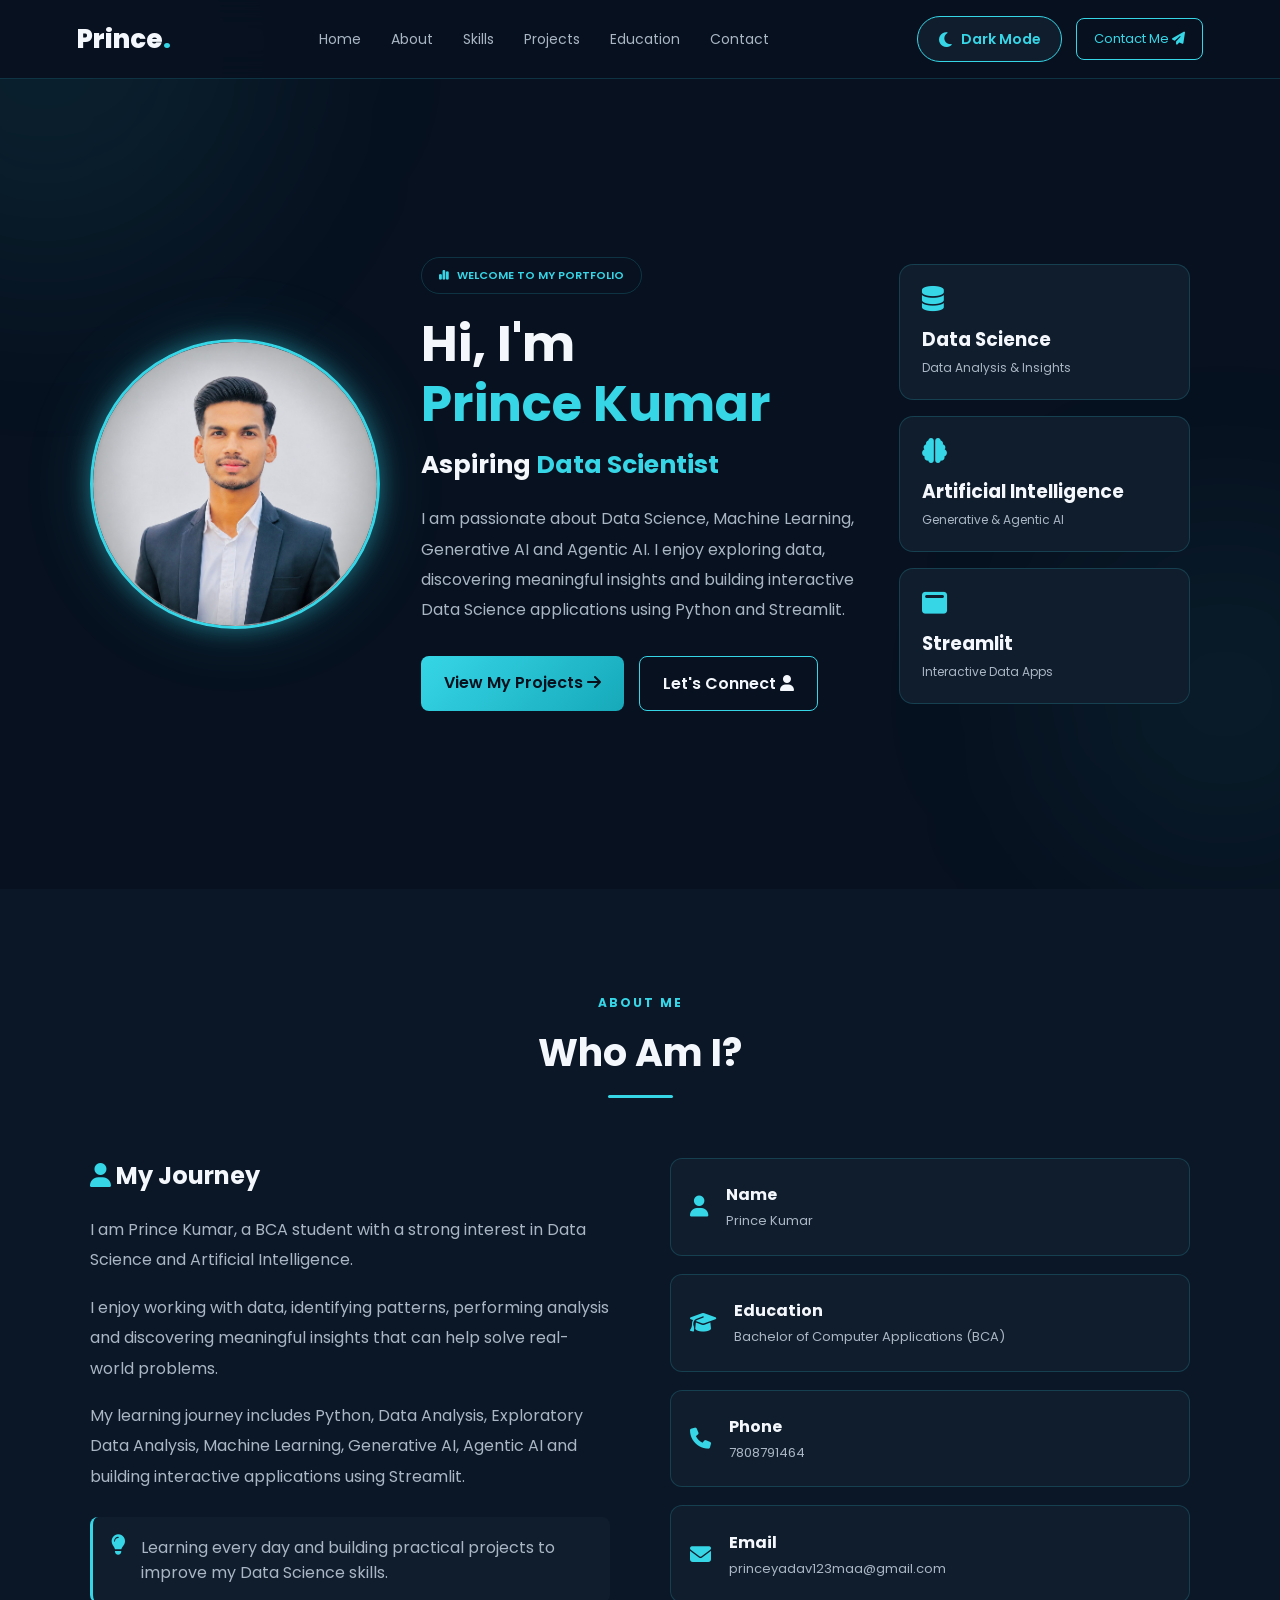
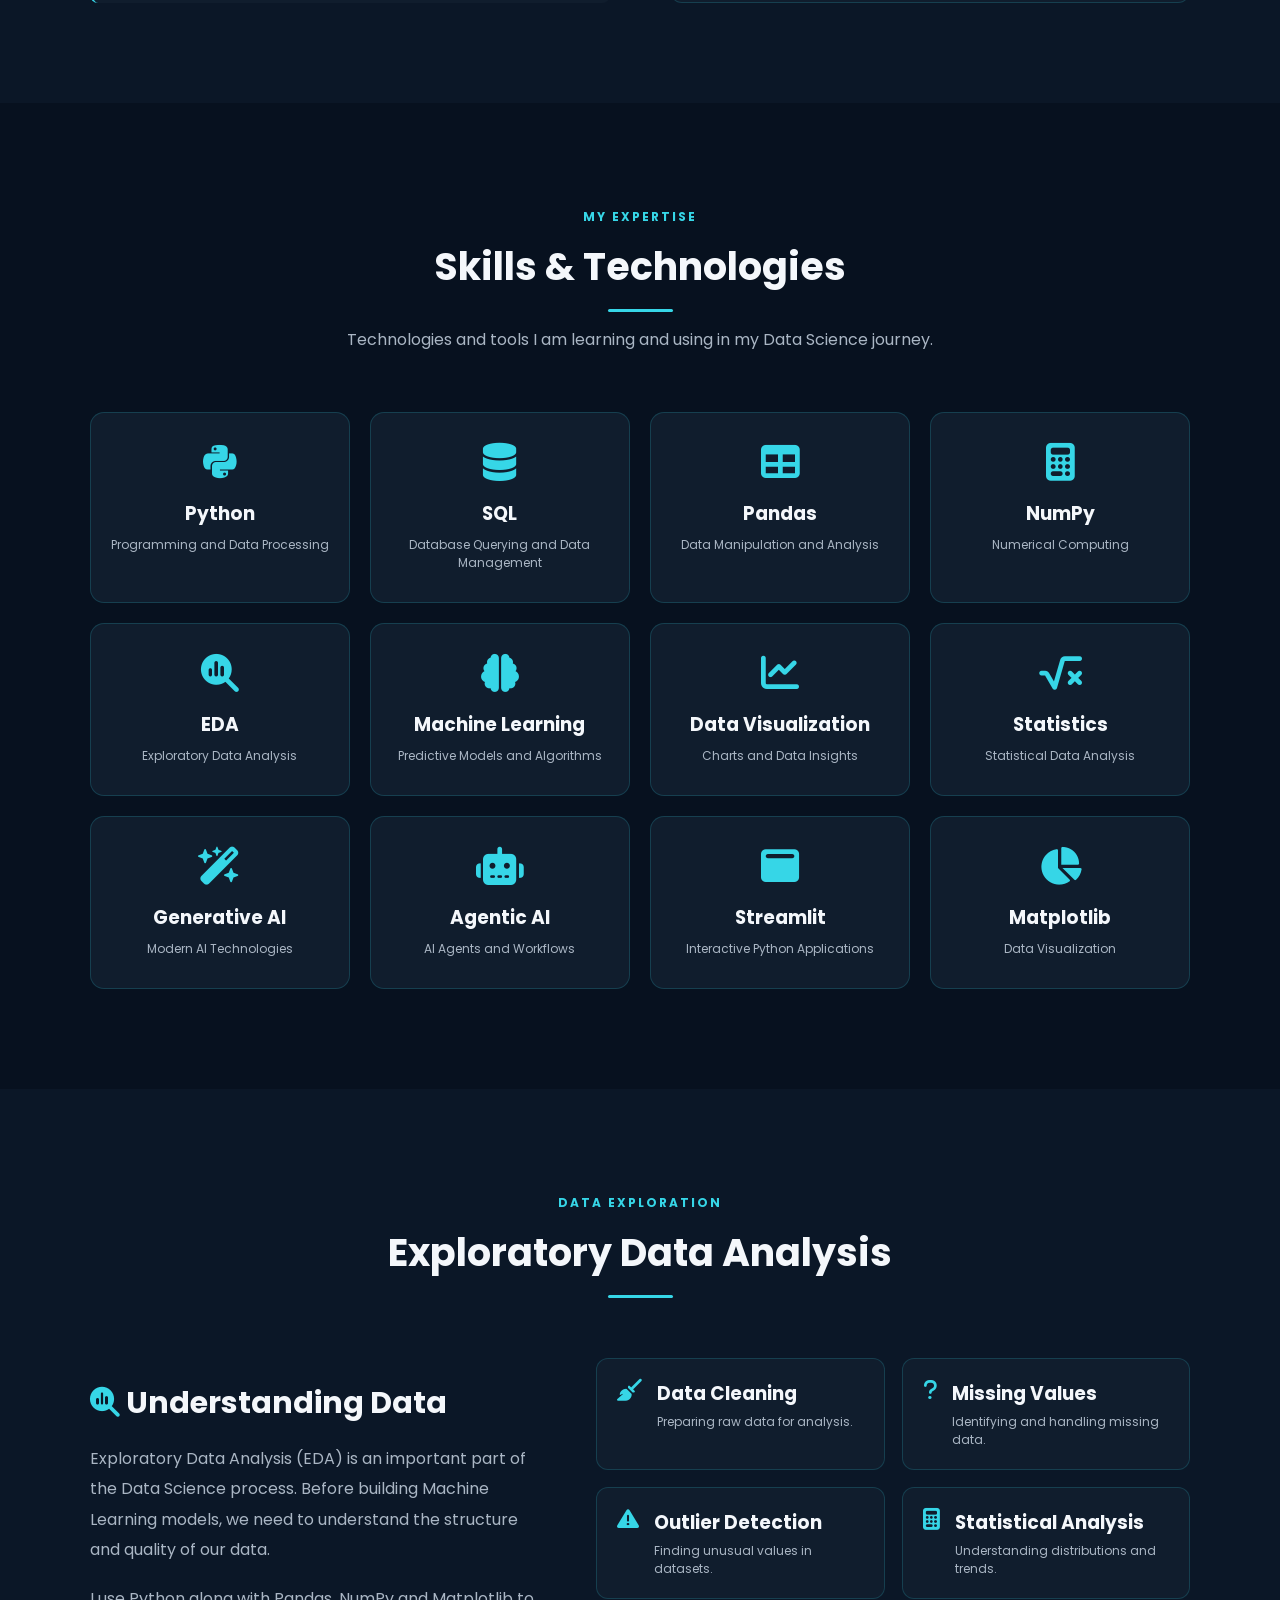
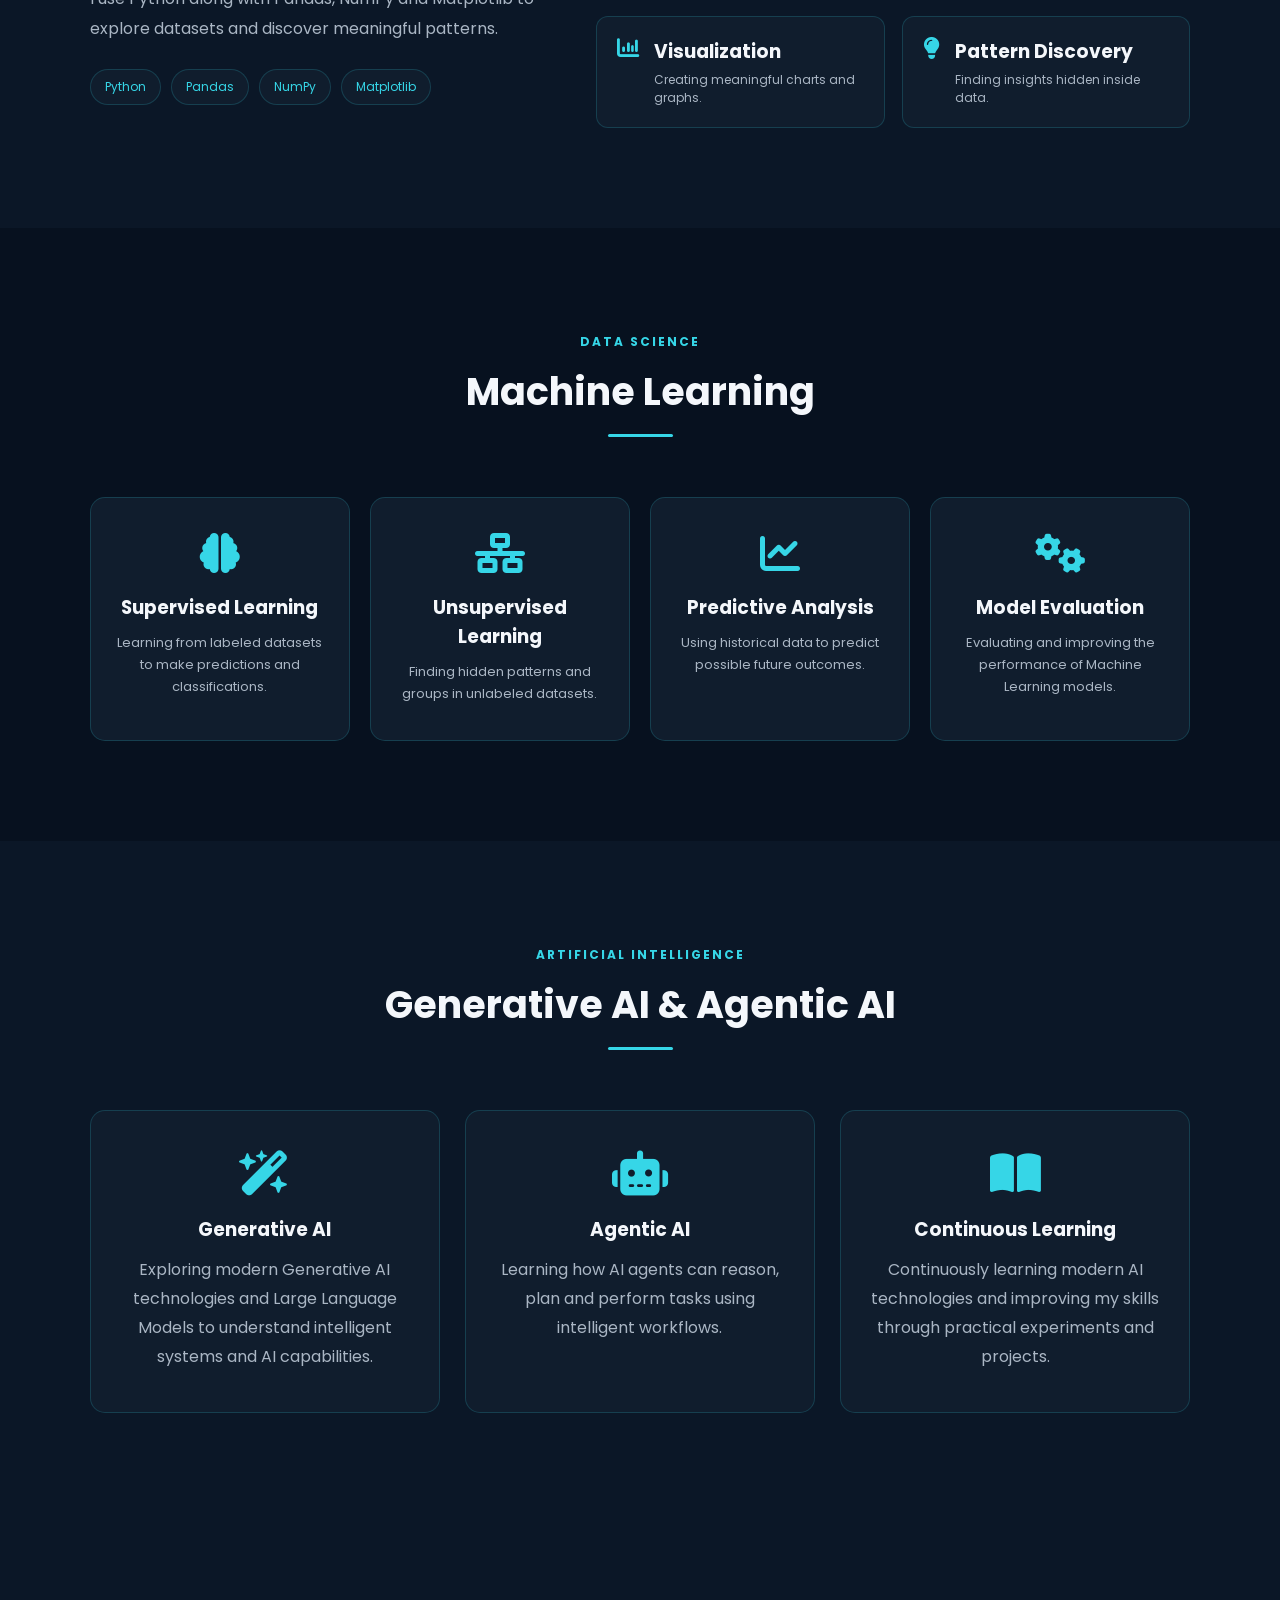
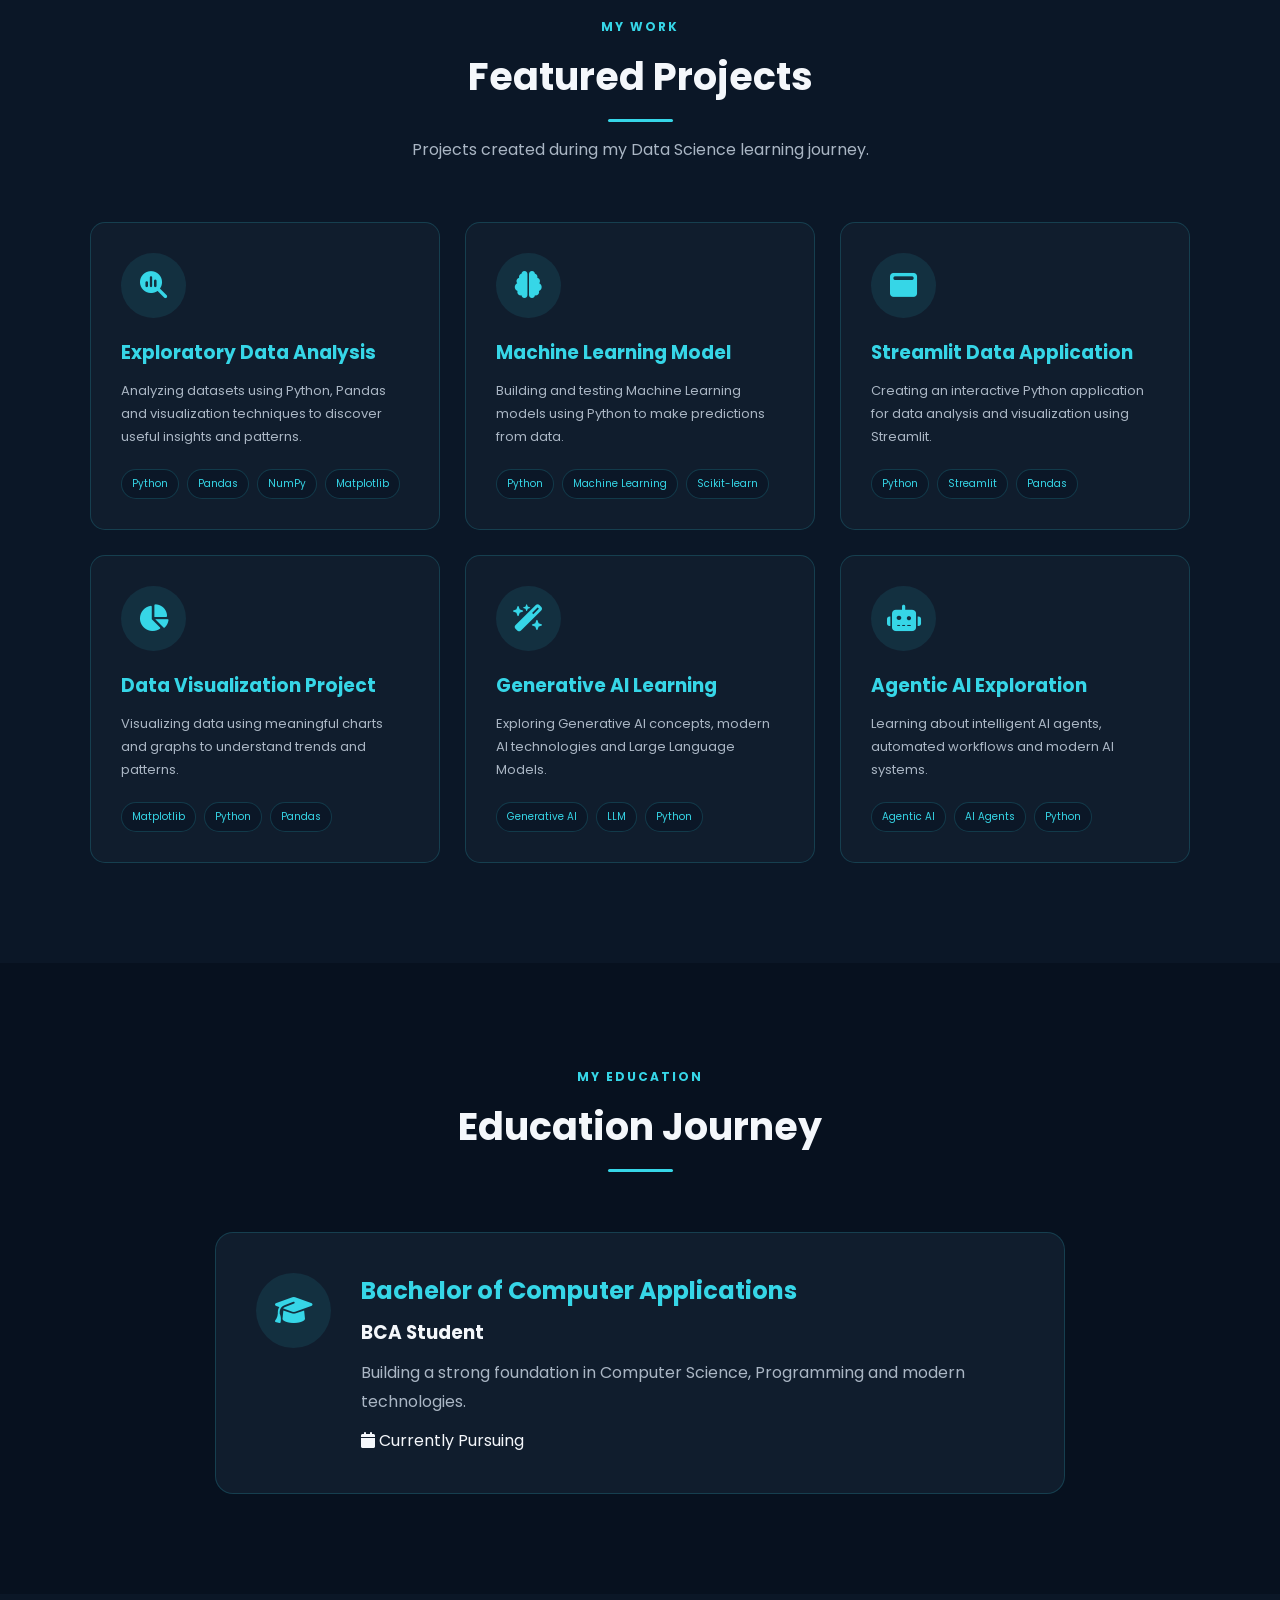
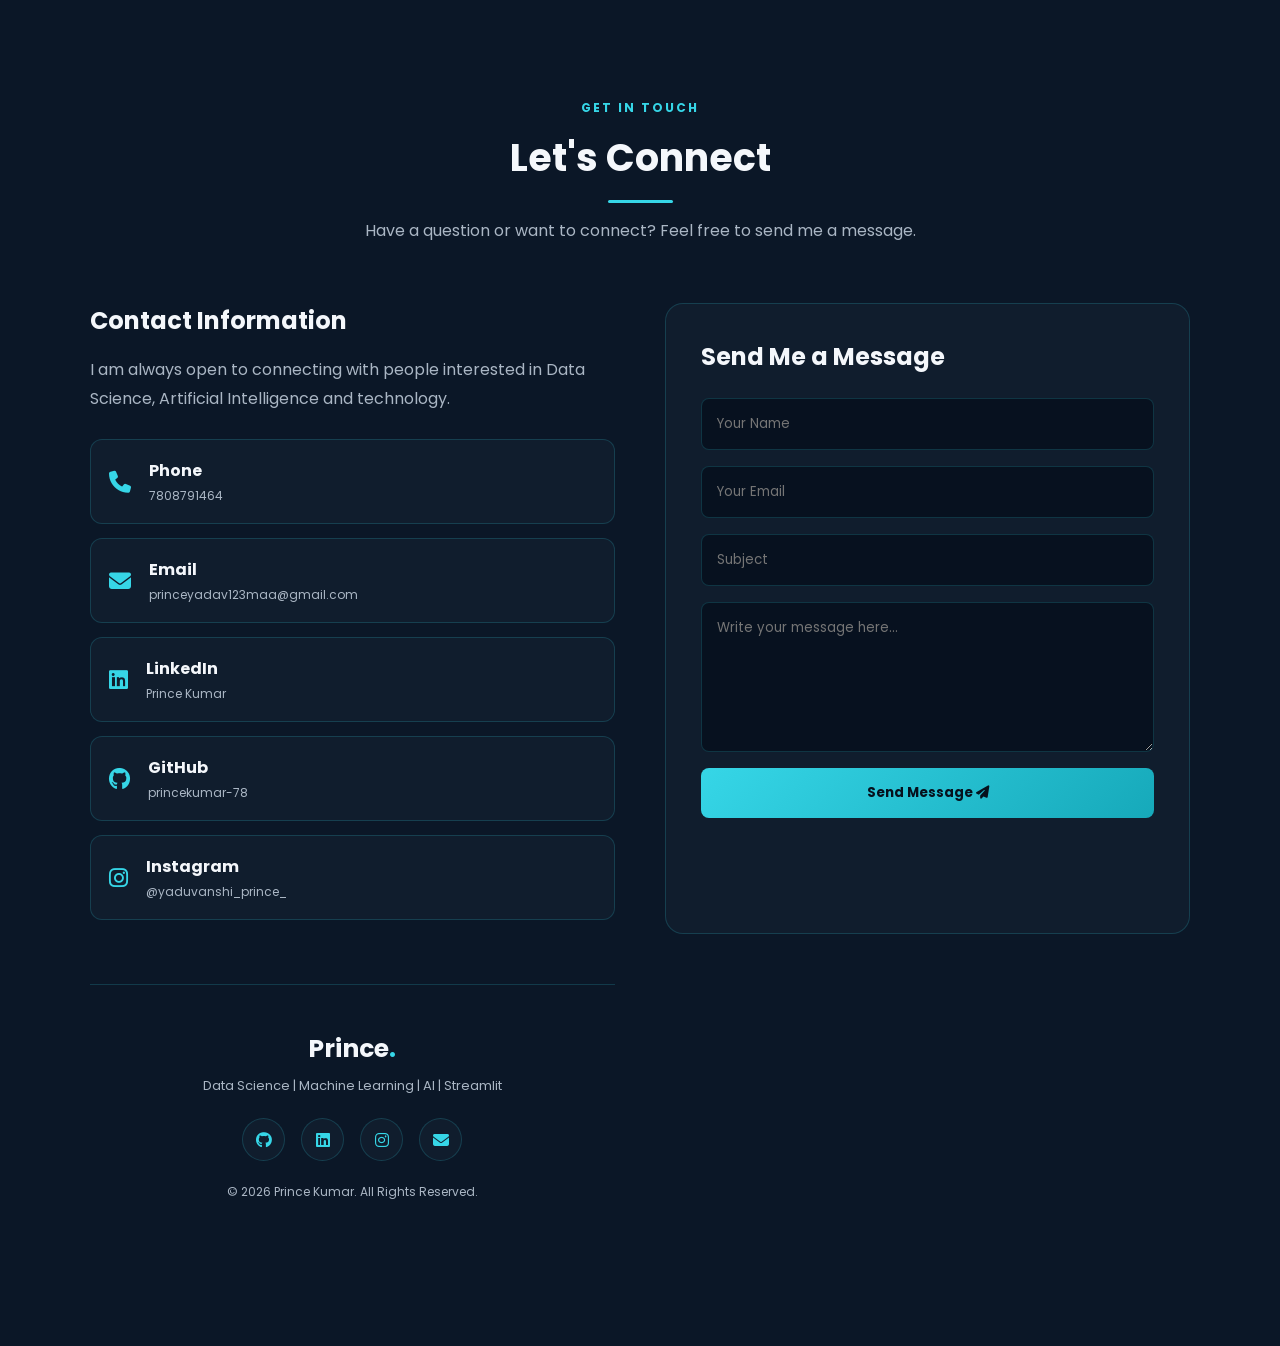
<file: index.html>
<!DOCTYPE html>
<html lang="en">

<head>
    <meta charset="UTF-8">

    <meta name="viewport" content="width=device-width, initial-scale=1.0">

    <!-- Google Search and website identity -->
    <title>Prince Kumar | Data Science & AI Portfolio</title>
    <meta name="description" content="Official portfolio of Prince Kumar, featuring Data Science, Machine Learning, Generative AI and Artificial Intelligence.">
    <meta name="robots" content="index, follow">
    <link rel="canonical" href="https://princekuma78.in/">
    <meta name="author" content="Prince Kumar">
    <meta name="theme-color" content="#07111f">
    <link rel="icon" type="image/jpeg" href="profile.jpg.jpeg">
    <link rel="apple-touch-icon" href="profile.jpg.jpeg">

    <meta property="og:type" content="website">
    <meta property="og:site_name" content="Prince Kumar">
    <meta property="og:title" content="Prince Kumar | Data Science & AI Portfolio">
    <meta property="og:description" content="Official portfolio of Prince Kumar – Data Science, Machine Learning and AI.">
    <meta property="og:url" content="https://princekuma78.in/">
    <meta property="og:image" content="https://princekuma78.in/profile.jpg.jpeg">

    <!-- Website name information for Google -->
    <script type="application/ld+json">
    {
      "@context": "https://schema.org",
      "@type": "WebSite",
      "name": "Prince Kumar78",
      "alternateName": "Prince Kumar",
      "url": "https://princekuma78.in/"
    }
    </script>

    <!-- Personal profile information -->
    <script type="application/ld+json">
    {
      "@context": "https://schema.org",
      "@type": "Person",
      "name": "Prince Kumar78",
      "url": "https://princekuma78.in/",
      "image": "https://princekuma78.in/profile.jpg.jpeg"
    }
    </script>

    <link rel="stylesheet" href="style.css">

    <!-- Font Awesome Icons -->
    <link rel="stylesheet"
        href="https://cdnjs.cloudflare.com/ajax/libs/font-awesome/6.5.1/css/all.min.css">

</head>

<body>

    <!-- ================= NAVBAR ================= -->

    <header class="navbar">

        <a href="#home" class="logo">
            Prince<span>.</span>
        </a>

        <nav class="nav-links">

            <a href="#home">Home</a>
            <a href="#about">About</a>
            <a href="#skills">Skills</a>
            <a href="#projects">Projects</a>
            <a href="#education">Education</a>
            <a href="#contact">Contact</a>

        </nav>

        <div class="nav-buttons">

            <button id="themeToggle" class="theme-btn" type="button"
                aria-label="Switch between Light and Dark Mode"
                title="Switch between Light and Dark Mode">
                <i class="fa-solid fa-moon"></i>
                <span class="theme-text">Dark Mode</span>
            </button>

            <a href="#contact" class="resume-btn">
                Contact Me
                <i class="fa-solid fa-paper-plane"></i>
            </a>

        </div>

    </header>


    <!-- ================= HERO SECTION ================= -->

    <section class="hero" id="home">

        <div class="hero-image">

            <div class="image-circle">

                <img src="profile.jpg.jpeg" alt="Prince Kumar">

            </div>

        </div>


        <div class="hero-content">

            <div class="welcome">

                <i class="fa-solid fa-chart-simple"></i>

                WELCOME TO MY PORTFOLIO

            </div>


            <h1>
                Hi, I'm
                <span>Prince Kumar</span>
            </h1>


            <h2>
                Aspiring
                <span>Data Scientist</span>
            </h2>


            <p>

                I am passionate about Data Science, Machine Learning,
                Generative AI and Agentic AI. I enjoy exploring data,
                discovering meaningful insights and building interactive
                Data Science applications using Python and Streamlit.

            </p>


            <div class="hero-buttons">

                <a href="#projects" class="primary-btn">

                    View My Projects

                    <i class="fa-solid fa-arrow-right"></i>

                </a>


                <a href="#contact" class="secondary-btn">

                    Let's Connect

                    <i class="fa-solid fa-user"></i>

                </a>

            </div>

        </div>


        <!-- HERO INFORMATION CARDS -->

        <div class="hero-cards">

            <div class="info-card">

                <i class="fa-solid fa-database"></i>

                <h3>Data Science</h3>

                <p>Data Analysis & Insights</p>

            </div>


            <div class="info-card">

                <i class="fa-solid fa-brain"></i>

                <h3>Artificial Intelligence</h3>

                <p>Generative & Agentic AI</p>

            </div>


            <div class="info-card">

                <i class="fa-solid fa-window-maximize"></i>

                <h3>Streamlit</h3>

                <p>Interactive Data Apps</p>

            </div>

        </div>

    </section>


    <!-- ================= ABOUT ================= -->

    <section class="section about-section" id="about">

        <div class="section-title">

            <span>ABOUT ME</span>

            <h2>Who Am I?</h2>

        </div>


        <div class="about-container">

            <div class="about-text">

                <h2>

                    <i class="fa-solid fa-user"></i>

                    My Journey

                </h2>


                <p>

                    I am Prince Kumar, a BCA student with a strong
                    interest in Data Science and Artificial Intelligence.

                </p>


                <p>

                    I enjoy working with data, identifying patterns,
                    performing analysis and discovering meaningful
                    insights that can help solve real-world problems.

                </p>


                <p>

                    My learning journey includes Python, Data Analysis,
                    Exploratory Data Analysis, Machine Learning,
                    Generative AI, Agentic AI and building interactive
                    applications using Streamlit.

                </p>


                <div class="about-highlight">

                    <i class="fa-solid fa-lightbulb"></i>

                    <p>
                        Learning every day and building practical
                        projects to improve my Data Science skills.
                    </p>

                </div>

            </div>


            <div class="personal-info">


                <div class="personal-item">

                    <i class="fa-solid fa-user"></i>

                    <div>

                        <strong>Name</strong>

                        <span>Prince Kumar</span>

                    </div>

                </div>


                <div class="personal-item">

                    <i class="fa-solid fa-graduation-cap"></i>

                    <div>

                        <strong>Education</strong>

                        <span>Bachelor of Computer Applications (BCA)</span>

                    </div>

                </div>


                <div class="personal-item">

                    <i class="fa-solid fa-phone"></i>

                    <div>

                        <strong>Phone</strong>

                        <span>7808791464</span>

                    </div>

                </div>


                <div class="personal-item">

                    <i class="fa-solid fa-envelope"></i>

                    <div>

                        <strong>Email</strong>

                        <span>princeyadav123maa@gmail.com</span>

                    </div>

                </div>

            </div>

        </div>

    </section>


    <!-- ================= SKILLS ================= -->

    <section class="section skills-section" id="skills">

        <div class="section-title">

            <span>MY EXPERTISE</span>

            <h2>Skills & Technologies</h2>

            <p>
                Technologies and tools I am learning and using
                in my Data Science journey.
            </p>

        </div>


        <div class="skills-grid">


            <div class="skill-card">

                <i class="fa-brands fa-python"></i>

                <h3>Python</h3>

                <p>
                    Programming and Data Processing
                </p>

            </div>


            <div class="skill-card">

                <i class="fa-solid fa-database"></i>

                <h3>SQL</h3>

                <p>
                    Database Querying and Data Management
                </p>

            </div>


            <div class="skill-card">

                <i class="fa-solid fa-table"></i>

                <h3>Pandas</h3>

                <p>
                    Data Manipulation and Analysis
                </p>

            </div>


            <div class="skill-card">

                <i class="fa-solid fa-calculator"></i>

                <h3>NumPy</h3>

                <p>
                    Numerical Computing
                </p>

            </div>


            <div class="skill-card">

                <i class="fa-solid fa-magnifying-glass-chart"></i>

                <h3>EDA</h3>

                <p>
                    Exploratory Data Analysis
                </p>

            </div>


            <div class="skill-card">

                <i class="fa-solid fa-brain"></i>

                <h3>Machine Learning</h3>

                <p>
                    Predictive Models and Algorithms
                </p>

            </div>


            <div class="skill-card">

                <i class="fa-solid fa-chart-line"></i>

                <h3>Data Visualization</h3>

                <p>
                    Charts and Data Insights
                </p>

            </div>


            <div class="skill-card">

                <i class="fa-solid fa-square-root-variable"></i>

                <h3>Statistics</h3>

                <p>
                    Statistical Data Analysis
                </p>

            </div>


            <div class="skill-card">

                <i class="fa-solid fa-wand-magic-sparkles"></i>

                <h3>Generative AI</h3>

                <p>
                    Modern AI Technologies
                </p>

            </div>


            <div class="skill-card">

                <i class="fa-solid fa-robot"></i>

                <h3>Agentic AI</h3>

                <p>
                    AI Agents and Workflows
                </p>

            </div>


            <div class="skill-card">

                <i class="fa-solid fa-window-maximize"></i>

                <h3>Streamlit</h3>

                <p>
                    Interactive Python Applications
                </p>

            </div>


            <div class="skill-card">

                <i class="fa-solid fa-chart-pie"></i>

                <h3>Matplotlib</h3>

                <p>
                    Data Visualization
                </p>

            </div>

        </div>

    </section>


    <!-- ================= EDA ================= -->

    <section class="section eda-section">

        <div class="section-title">

            <span>DATA EXPLORATION</span>

            <h2>Exploratory Data Analysis</h2>

        </div>


        <div class="eda-container">

            <div class="eda-content">

                <h2>

                    <i class="fa-solid fa-magnifying-glass-chart"></i>

                    Understanding Data

                </h2>


                <p>

                    Exploratory Data Analysis (EDA) is an important
                    part of the Data Science process. Before building
                    Machine Learning models, we need to understand
                    the structure and quality of our data.

                </p>


                <p>

                    I use Python along with Pandas, NumPy and
                    Matplotlib to explore datasets and discover
                    meaningful patterns.

                </p>


                <div class="eda-tools">

                    <span>Python</span>
                    <span>Pandas</span>
                    <span>NumPy</span>
                    <span>Matplotlib</span>

                </div>

            </div>


            <div class="eda-features">


                <div class="eda-card">

                    <i class="fa-solid fa-broom"></i>

                    <div>

                        <h3>Data Cleaning</h3>

                        <p>
                            Preparing raw data for analysis.
                        </p>

                    </div>

                </div>


                <div class="eda-card">

                    <i class="fa-solid fa-question"></i>

                    <div>

                        <h3>Missing Values</h3>

                        <p>
                            Identifying and handling missing data.
                        </p>

                    </div>

                </div>


                <div class="eda-card">

                    <i class="fa-solid fa-triangle-exclamation"></i>

                    <div>

                        <h3>Outlier Detection</h3>

                        <p>
                            Finding unusual values in datasets.
                        </p>

                    </div>

                </div>


                <div class="eda-card">

                    <i class="fa-solid fa-calculator"></i>

                    <div>

                        <h3>Statistical Analysis</h3>

                        <p>
                            Understanding distributions and trends.
                        </p>

                    </div>

                </div>


                <div class="eda-card">

                    <i class="fa-solid fa-chart-column"></i>

                    <div>

                        <h3>Visualization</h3>

                        <p>
                            Creating meaningful charts and graphs.
                        </p>

                    </div>

                </div>


                <div class="eda-card">

                    <i class="fa-solid fa-lightbulb"></i>

                    <div>

                        <h3>Pattern Discovery</h3>

                        <p>
                            Finding insights hidden inside data.
                        </p>

                    </div>

                </div>

            </div>

        </div>

    </section>


    <!-- ================= MACHINE LEARNING ================= -->

    <section class="section ml-section">

        <div class="section-title">

            <span>DATA SCIENCE</span>

            <h2>Machine Learning</h2>

        </div>


        <div class="ml-container">


            <div class="ml-box">

                <i class="fa-solid fa-brain"></i>

                <h3>Supervised Learning</h3>

                <p>
                    Learning from labeled datasets to make
                    predictions and classifications.
                </p>

            </div>


            <div class="ml-box">

                <i class="fa-solid fa-network-wired"></i>

                <h3>Unsupervised Learning</h3>

                <p>
                    Finding hidden patterns and groups
                    in unlabeled datasets.
                </p>

            </div>


            <div class="ml-box">

                <i class="fa-solid fa-chart-line"></i>

                <h3>Predictive Analysis</h3>

                <p>
                    Using historical data to predict
                    possible future outcomes.
                </p>

            </div>


            <div class="ml-box">

                <i class="fa-solid fa-gears"></i>

                <h3>Model Evaluation</h3>

                <p>
                    Evaluating and improving the performance
                    of Machine Learning models.
                </p>

            </div>

        </div>

    </section>


    <!-- ================= AI ================= -->

    <section class="section ai-section">

        <div class="section-title">

            <span>ARTIFICIAL INTELLIGENCE</span>

            <h2>Generative AI & Agentic AI</h2>

        </div>


        <div class="ai-container">


            <div class="ai-card">

                <i class="fa-solid fa-wand-magic-sparkles"></i>

                <h3>Generative AI</h3>

                <p>

                    Exploring modern Generative AI technologies
                    and Large Language Models to understand
                    intelligent systems and AI capabilities.

                </p>

            </div>


            <div class="ai-card">

                <i class="fa-solid fa-robot"></i>

                <h3>Agentic AI</h3>

                <p>

                    Learning how AI agents can reason, plan
                    and perform tasks using intelligent workflows.

                </p>

            </div>


            <div class="ai-card">

                <i class="fa-solid fa-book-open"></i>

                <h3>Continuous Learning</h3>

                <p>

                    Continuously learning modern AI technologies
                    and improving my skills through practical
                    experiments and projects.

                </p>

            </div>

        </div>

    </section>

    <!-- ================= PROJECTS ================= -->

    <section class="section projects-section" id="projects">

        <div class="section-title">

            <span>MY WORK</span>

            <h2>Featured Projects</h2>

            <p>
                Projects created during my Data Science
                learning journey.
            </p>

        </div>


        <div class="projects-grid">


            <div class="project-card">

                <div class="project-icon">

                    <i class="fa-solid fa-magnifying-glass-chart"></i>

                </div>


                <h3>Exploratory Data Analysis</h3>


                <p>

                    Analyzing datasets using Python, Pandas and
                    visualization techniques to discover useful
                    insights and patterns.

                </p>


                <div class="project-tools">

                    <span>Python</span>
                    <span>Pandas</span>
                    <span>NumPy</span>
                    <span>Matplotlib</span>

                </div>

            </div>


            <div class="project-card">

                <div class="project-icon">

                    <i class="fa-solid fa-brain"></i>

                </div>


                <h3>Machine Learning Model</h3>


                <p>

                    Building and testing Machine Learning models
                    using Python to make predictions from data.

                </p>


                <div class="project-tools">

                    <span>Python</span>
                    <span>Machine Learning</span>
                    <span>Scikit-learn</span>

                </div>

            </div>


            <div class="project-card">

                <div class="project-icon">

                    <i class="fa-solid fa-window-maximize"></i>

                </div>


                <h3>Streamlit Data Application</h3>


                <p>

                    Creating an interactive Python application
                    for data analysis and visualization using
                    Streamlit.

                </p>


                <div class="project-tools">

                    <span>Python</span>
                    <span>Streamlit</span>
                    <span>Pandas</span>

                </div>

            </div>


            <div class="project-card">

                <div class="project-icon">

                    <i class="fa-solid fa-chart-pie"></i>

                </div>


                <h3>Data Visualization Project</h3>


                <p>

                    Visualizing data using meaningful charts
                    and graphs to understand trends and patterns.

                </p>


                <div class="project-tools">

                    <span>Matplotlib</span>
                    <span>Python</span>
                    <span>Pandas</span>

                </div>

            </div>


            <div class="project-card">

                <div class="project-icon">

                    <i class="fa-solid fa-wand-magic-sparkles"></i>

                </div>


                <h3>Generative AI Learning</h3>


                <p>

                    Exploring Generative AI concepts, modern
                    AI technologies and Large Language Models.

                </p>


                <div class="project-tools">

                    <span>Generative AI</span>
                    <span>LLM</span>
                    <span>Python</span>

                </div>

            </div>


            <div class="project-card">

                <div class="project-icon">

                    <i class="fa-solid fa-robot"></i>

                </div>


                <h3>Agentic AI Exploration</h3>


                <p>

                    Learning about intelligent AI agents,
                    automated workflows and modern AI systems.

                </p>


                <div class="project-tools">

                    <span>Agentic AI</span>
                    <span>AI Agents</span>
                    <span>Python</span>

                </div>

            </div>

        </div>

    </section>


    <!-- ================= EDUCATION ================= -->

    <section class="section education-section" id="education">

        <div class="section-title">

            <span>MY EDUCATION</span>

            <h2>Education Journey</h2>

        </div>


        <div class="education-card">

            <div class="education-icon">

                <i class="fa-solid fa-graduation-cap"></i>

            </div>


            <div>

                <h2>Bachelor of Computer Applications</h2>

                <h3>BCA Student</h3>

                <p>
                    Building a strong foundation in Computer Science,
                    Programming and modern technologies.
                </p>

                <span>

                    <i class="fa-solid fa-calendar"></i>

                    Currently Pursuing

                </span>

            </div>

        </div>

    </section>


    <!-- ================= CONTACT ================= -->

    <section class="section contact-section" id="contact">

        <div class="section-title">

            <span>GET IN TOUCH</span>

            <h2>Let's Connect</h2>

            <p>
                Have a question or want to connect?
                Feel free to send me a message.
            </p>

        </div>


        <div class="contact-container">


            <!-- CONTACT INFORMATION -->

            <div class="contact-info">

                <h2>Contact Information</h2>


                <p>

                    I am always open to connecting with people
                    interested in Data Science, Artificial Intelligence
                    and technology.

                </p>


                <a href="tel:7808791464" class="contact-item">

                    <i class="fa-solid fa-phone"></i>

                    <div>

                        <strong>Phone</strong>

                        <span>7808791464</span>

                    </div>

                </a>


                <a href="mailto:princeyadav123maa@gmail.com"
                    class="contact-item">

                    <i class="fa-solid fa-envelope"></i>

                    <div>

                        <strong>Email</strong>

                        <span>princeyadav123maa@gmail.com</span>

                    </div>

                </a>


                <a href="https://www.linkedin.com/in/prince-kumar78"
                    target="_blank"
                    class="contact-item">

                    <i class="fa-brands fa-linkedin"></i>

                    <div>

                        <strong>LinkedIn</strong>

                        <span>Prince Kumar</span>

                    </div>

                </a>


                <a href="https://github.com/princekumar-78"
                    target="_blank"
                    class="contact-item">

                    <i class="fa-brands fa-github"></i>

                    <div>

                        <strong>GitHub</strong>

                        <span>princekumar-78</span>

                    </div>

                </a>


                <a href="https://www.instagram.com/yaduvanshi_prince_/"
                    target="_blank"
                    class="contact-item">

                    <i class="fa-brands fa-instagram"></i>

                    <div>

                        <strong>Instagram</strong>

                        <span>@yaduvanshi_prince_</span>

                    </div>

                </a>

            </div>


            <!-- CONTACT FORM -->

<form
    class="contact-form"
    action="https://formsubmit.co/princeyadav123maa@gmail.com"
    method="POST"
>
    <h2>Send Me a Message</h2>

    <input
        type="text"
        name="name"
        placeholder="Your Name"
        required
    >

    <input
        type="email"
        name="email"
        placeholder="Your Email"
        required
    >

    <input
        type="text"
        name="subject"
        placeholder="Subject"
        required
    >

    <textarea
        name="message"
        placeholder="Write your message here..."
        required
    ></textarea>

    <!-- Email subject -->
    <input
        type="hidden"
        name="_subject"
        value="New Message from Prince Kumar Portfolio"
    >

    <!-- Spam protection -->
    <input
        type="text"
        name="_honey"
        style="display:none"
    >

    <!-- Message submit होने के बाद -->
    <input
        type="hidden"
        name="_captcha"
        value="false"
    >

    <button type="submit">
        Send Message
        <i class="fa-solid fa-paper-plane"></i>
    </button>

</form>

    <!-- ================= FOOTER ================= -->

    <footer>

        <h2>
            Prince<span>.</span>
        </h2>


        <p>
            Data Science | Machine Learning | AI | Streamlit
        </p>


        <div class="footer-social">


            <a href="https://github.com/princekumar-78"
                target="_blank">

                <i class="fa-brands fa-github"></i>

            </a>


            <a href="https://www.linkedin.com/in/prince-kumar78"
                target="_blank">

                <i class="fa-brands fa-linkedin"></i>

            </a>


            <a href="https://www.instagram.com/yaduvanshi_prince_/"
                target="_blank">

                <i class="fa-brands fa-instagram"></i>

            </a>


            <a href="mailto:princeyadav123maa@gmail.com">

                <i class="fa-solid fa-envelope"></i>

            </a>

        </div>


        <p class="copyright">

            © 2026 Prince Kumar. All Rights Reserved.

        </p>

    </footer>


    <!-- BACK TO TOP BUTTON -->

    <button id="backToTop">

        <i class="fa-solid fa-arrow-up"></i>

    </button>


    <script>
        const themeToggle = document.getElementById("themeToggle");
        const themeText = document.querySelector(".theme-text");
        const themeIcon = themeToggle.querySelector("i");

        if (localStorage.getItem("theme") === "light") {
            document.body.classList.add("light-mode");
            themeText.textContent = "Light Mode";
            themeIcon.className = "fa-solid fa-sun";
        }

        themeToggle.addEventListener("click", function () {
            document.body.classList.toggle("light-mode");

            if (document.body.classList.contains("light-mode")) {
                localStorage.setItem("theme", "light");
                themeText.textContent = "Light Mode";
                themeIcon.className = "fa-solid fa-sun";
            } else {
                localStorage.setItem("theme", "dark");
                themeText.textContent = "Dark Mode";
                themeIcon.className = "fa-solid fa-moon";
            }
        });
    </script>

    <script src="script.js"></script>

</body>

</html>
</file>
<file: style.css>
/* ================================
   GOOGLE FONT
================================ */

@import url('https://fonts.googleapis.com/css2?family=Poppins:wght@300;400;500;600;700;800&display=swap');


/* ================================
   ROOT COLORS - DARK MODE
================================ */

:root {

    --primary: #36d6e7;
    --primary-dark: #16a9ba;

    --bg: #07111f;
    --bg-secondary: #0b1727;

    --card: #101d2d;
    --card-hover: #15273a;

    --text: #f4f7fb;
    --text-secondary: #aab6c4;

    --border: rgba(54, 214, 231, 0.18);

    --shadow: 0 15px 45px rgba(0, 0, 0, 0.28);

}


/* ================================
   SOFT LIGHT MODE
================================ */

body.light-mode {

    --bg: #e5eaee;
    --bg-secondary: #dce3e8;

    --card: #f0f3f5;
    --card-hover: #e5eaed;

    --text: #17212b;
    --text-secondary: #53616c;

    --border: rgba(0, 120, 140, 0.18);

    --shadow: 0 12px 35px rgba(20, 30, 40, 0.12);

}


/* ================================
   GLOBAL SETTINGS
================================ */

* {

    margin: 0;
    padding: 0;

    box-sizing: border-box;

    scroll-behavior: smooth;

}


body {

    font-family: "Poppins", sans-serif;

    background: var(--bg);

    color: var(--text);

    overflow-x: hidden;

    transition: background 0.4s ease, color 0.4s ease;

}


body::before {

    content: "";

    position: fixed;

    width: 450px;
    height: 450px;

    top: -180px;
    left: -180px;

    background: rgba(54, 214, 231, 0.08);

    border-radius: 50%;

    filter: blur(100px);

    z-index: -1;

}


a {

    text-decoration: none;

    color: inherit;

}


.section {

    max-width: 1450px;

    margin: auto;

    padding: 100px 7%;

}


.section-title {

    text-align: center;

    margin-bottom: 60px;

}


.section-title span {

    color: var(--primary);

    font-size: 12px;

    font-weight: 700;

    letter-spacing: 2px;

}


.section-title h2 {

    font-size: 38px;

    margin-top: 10px;

}


.section-title h2::after {

    content: "";

    display: block;

    width: 65px;
    height: 3px;

    background: var(--primary);

    margin: 14px auto 0;

    border-radius: 20px;

}


.section-title p {

    max-width: 650px;

    margin: 15px auto 0;

    color: var(--text-secondary);

}


/* ================================
   NAVBAR
================================ */

.navbar {

    position: sticky;

    top: 0;

    z-index: 1000;

    width: 100%;

    display: flex;

    align-items: center;

    justify-content: space-between;

    padding: 16px 6%;

    background: rgba(7, 17, 31, 0.88);

    backdrop-filter: blur(15px);

    border-bottom: 1px solid var(--border);

}


.light-mode .navbar {

    background: rgba(229, 234, 238, 0.88);

}


.logo {

    font-size: 26px;

    font-weight: 800;

}


.logo span,
footer h2 span {

    color: var(--primary);

}


.nav-links {

    display: flex;

    gap: 30px;

}


.nav-links a {

    color: var(--text-secondary);

    font-size: 14px;

    transition: 0.3s;

}


.nav-links a:hover,
.nav-links a.active {

    color: var(--primary);

}


.nav-buttons {

    display: flex;

    align-items: center;

    gap: 14px;

}


/* LIGHT / DARK MODE BUTTON */

.theme-btn {

    display: inline-flex;
    align-items: center;
    justify-content: center;

    gap: 9px;

    /* Text will never break into two lines */
    white-space: nowrap;

    min-width: 145px;
    height: 46px;

    padding: 0 18px;

    border-radius: 25px;

    border: 1px solid var(--primary);

    background: var(--card);

    color: var(--primary);

    cursor: pointer;

    font-family: "Poppins", sans-serif;
    font-size: 14px;
    font-weight: 600;

    transition: 0.3s ease;

}

.theme-btn:hover {

    background: var(--primary);

    color: #07111f;

    transform: translateY(-3px);

    box-shadow: 0 8px 22px rgba(54, 214, 231, 0.28);

}

.theme-btn i {

    font-size: 17px;

}

.theme-btn .theme-text {

    white-space: nowrap;
    line-height: 1;

}


.resume-btn {

    padding: 10px 17px;

    border: 1px solid var(--primary);

    color: var(--primary);

    border-radius: 8px;

    font-size: 13px;

    transition: 0.3s;

}


.resume-btn:hover {

    background: var(--primary);

    color: #07111f;

}


/* ================================
   HERO SECTION
================================ */

.hero {

    min-height: 90vh;

    display: grid;

    grid-template-columns: 1fr 1.5fr 1fr;

    align-items: center;

    gap: 40px;

    padding: 70px 7%;

    position: relative;

}


.hero::after {

    content: "";

    position: absolute;

    width: 350px;
    height: 350px;

    right: -120px;
    bottom: 20px;

    background: rgba(54, 214, 231, 0.06);

    border-radius: 50%;

    filter: blur(100px);

    z-index: -1;

}


.image-circle {

    width: 290px;
    height: 290px;

    margin: auto;

    border-radius: 50%;

    overflow: hidden;

    border: 3px solid var(--primary);

    box-shadow:
        0 0 25px rgba(54, 214, 231, 0.45),
        0 0 70px rgba(54, 214, 231, 0.15);

    animation: profileFloat 4s ease-in-out infinite;

}


@keyframes profileFloat {

    0% {
        transform: translateY(0);
    }

    50% {
        transform: translateY(-12px);
    }

    100% {
        transform: translateY(0);
    }

}


.image-circle img {

    width: 100%;
    height: 100%;

    object-fit: cover;

    display: block;

}


.welcome {

    display: inline-flex;

    align-items: center;

    gap: 8px;

    color: var(--primary);

    border: 1px solid var(--border);

    padding: 9px 17px;

    border-radius: 25px;

    font-size: 11px;

    font-weight: 600;

    margin-bottom: 20px;

}


.hero-content h1 {

    font-size: 50px;

    line-height: 1.2;

}


.hero-content h1 span {

    color: var(--primary);

    display: block;

}


.hero-content h2 {

    font-size: 25px;

    margin-top: 12px;

}


.hero-content h2 span {

    color: var(--primary);

}


.hero-content p {

    margin-top: 20px;

    line-height: 1.9;

    color: var(--text-secondary);

}


.hero-buttons {

    display: flex;

    gap: 15px;

    margin-top: 30px;

    flex-wrap: wrap;

}


.primary-btn,
.secondary-btn {

    padding: 14px 23px;

    border-radius: 8px;

    transition: 0.3s;

    font-weight: 600;

}


.primary-btn {

    background: linear-gradient(
        135deg,
        var(--primary),
        var(--primary-dark)
    );

    color: #06111d;

}


.secondary-btn {

    border: 1px solid var(--primary);

    color: var(--text);

}


.primary-btn:hover,
.secondary-btn:hover {

    transform: translateY(-5px);

    box-shadow: 0 12px 30px rgba(54, 214, 231, 0.2);

}


/* ================================
   HERO CARDS
================================ */

.hero-cards {

    display: flex;

    flex-direction: column;

    gap: 16px;

}


.info-card {

    background: var(--card);

    border: 1px solid var(--border);

    padding: 22px;

    border-radius: 14px;

    transition: 0.3s;

}


.info-card:hover {

    transform: translateY(-6px);

    background: var(--card-hover);

    border-color: var(--primary);

}


.info-card i {

    color: var(--primary);

    font-size: 25px;

}


.info-card h3 {

    margin-top: 10px;

}


.info-card p {

    color: var(--text-secondary);

    font-size: 12px;

    margin-top: 5px;

}


/* ================================
   ABOUT
================================ */

.about-section {

    background: var(--bg-secondary);

}


.about-container {

    display: grid;

    grid-template-columns: 1fr 1fr;

    gap: 60px;

}


.about-text h2 {

    margin-bottom: 22px;

}


.about-text h2 i {

    color: var(--primary);

}


.about-text > p {

    color: var(--text-secondary);

    line-height: 1.9;

    margin-bottom: 17px;

}


.about-highlight {

    display: flex;

    gap: 15px;

    margin-top: 25px;

    padding: 18px;

    border-left: 3px solid var(--primary);

    background: var(--card);

    border-radius: 8px;

}


.about-highlight i {

    color: var(--primary);

    font-size: 20px;

}


.about-highlight p {

    color: var(--text-secondary);

}


.personal-info {

    display: grid;

    gap: 18px;

}


.personal-item {

    display: flex;

    align-items: center;

    gap: 18px;

    padding: 19px;

    background: var(--card);

    border: 1px solid var(--border);

    border-radius: 12px;

    transition: 0.3s;

}


.personal-item:hover {

    transform: translateX(7px);

    border-color: var(--primary);

}


.personal-item i {

    color: var(--primary);

    font-size: 21px;

}


.personal-item div {

    display: flex;

    flex-direction: column;

    gap: 4px;

}


.personal-item span {

    color: var(--text-secondary);

    font-size: 13px;

}


/* ================================
   SKILLS
================================ */

.skills-grid {

    display: grid;

    grid-template-columns: repeat(4, 1fr);

    gap: 20px;

}


.skill-card {

    position: relative;

    overflow: hidden;

    text-align: center;

    background: var(--card);

    border: 1px solid var(--border);

    padding: 30px 18px;

    border-radius: 14px;

    transition: 0.35s;

}


.skill-card::before {

    content: "";

    position: absolute;

    top: 0;
    left: 0;

    width: 100%;
    height: 3px;

    background: linear-gradient(
        90deg,
        transparent,
        var(--primary),
        transparent
    );

    opacity: 0;

    transition: 0.3s;

}


.skill-card:hover::before {

    opacity: 1;

}


.skill-card:hover {

    transform: translateY(-8px);

    border-color: var(--primary);

    box-shadow: var(--shadow);

}


.skill-card i {

    font-size: 38px;

    color: var(--primary);

}


.skill-card h3 {

    margin-top: 16px;

}


.skill-card p {

    color: var(--text-secondary);

    margin-top: 8px;

    font-size: 12px;

}


/* ================================
   EDA
================================ */

.eda-section {

    background: var(--bg-secondary);

}


.eda-container {

    display: grid;

    grid-template-columns: 1fr 1.3fr;

    gap: 50px;

    align-items: center;

}


.eda-content h2 {

    font-size: 30px;

}


.eda-content h2 i {

    color: var(--primary);

}


.eda-content p {

    color: var(--text-secondary);

    line-height: 1.9;

    margin-top: 18px;

}


.eda-tools {

    display: flex;

    flex-wrap: wrap;

    gap: 10px;

    margin-top: 25px;

}


.eda-tools span {

    padding: 8px 14px;

    background: var(--card);

    border: 1px solid var(--border);

    color: var(--primary);

    border-radius: 20px;

    font-size: 12px;

}


.eda-features {

    display: grid;

    grid-template-columns: 1fr 1fr;

    gap: 17px;

}


.eda-card {

    display: flex;

    gap: 15px;

    padding: 20px;

    background: var(--card);

    border: 1px solid var(--border);

    border-radius: 12px;

    transition: 0.3s;

}


.eda-card:hover {

    transform: translateY(-5px);

    border-color: var(--primary);

}


.eda-card i {

    color: var(--primary);

    font-size: 22px;

}


.eda-card p {

    color: var(--text-secondary);

    font-size: 12px;

    margin-top: 5px;

}


/* ================================
   MACHINE LEARNING
================================ */

.ml-container {

    display: grid;

    grid-template-columns: repeat(4, 1fr);

    gap: 20px;

}


.ml-box {

    text-align: center;

    background: var(--card);

    border: 1px solid var(--border);

    padding: 35px 20px;

    border-radius: 15px;

    transition: 0.3s;

}


.ml-box:hover {

    transform: translateY(-8px);

    border-color: var(--primary);

    box-shadow: var(--shadow);

}


.ml-box i {

    font-size: 40px;

    color: var(--primary);

}


.ml-box h3 {

    margin-top: 18px;

}


.ml-box p {

    margin-top: 10px;

    color: var(--text-secondary);

    font-size: 13px;

    line-height: 1.7;

}


/* ================================
   AI SECTION
================================ */

.ai-section {

    background: var(--bg-secondary);

}


.ai-container {

    display: grid;

    grid-template-columns: repeat(3, 1fr);

    gap: 25px;

}


.ai-card {

    text-align: center;

    padding: 40px 30px;

    background: var(--card);

    border: 1px solid var(--border);

    border-radius: 15px;

    transition: 0.3s;

}


.ai-card:hover {

    transform: translateY(-10px);

    border-color: var(--primary);

    box-shadow: var(--shadow);

}


.ai-card i {

    font-size: 45px;

    color: var(--primary);

}


.ai-card h3 {

    margin-top: 18px;

}


.ai-card p {

    color: var(--text-secondary);

    margin-top: 12px;

    line-height: 1.8;

}


/* ================================
   STREAMLIT
================================ */

.streamlit-container {

    display: grid;

    grid-template-columns: 1fr 1fr;

    gap: 55px;

    align-items: center;

}


.streamlit-text h2 {

    font-size: 30px;

}


.streamlit-text h2 i {

    color: var(--primary);

}


.streamlit-text p {

    color: var(--text-secondary);

    line-height: 1.9;

    margin-top: 18px;

}


.streamlit-text ul {

    list-style: none;

    margin-top: 25px;

}


.streamlit-text li {

    margin: 15px 0;

}


.streamlit-text li i {

    color: var(--primary);

    margin-right: 10px;

}


/* FAKE DASHBOARD */

.fake-dashboard {

    padding: 25px;

    background: var(--card);

    border: 1px solid var(--border);

    border-radius: 18px;

    box-shadow: var(--shadow);

}


.dashboard-header {

    color: var(--primary);

    font-weight: 600;

    padding-bottom: 20px;

    border-bottom: 1px solid var(--border);

}


.dashboard-stats {

    display: grid;

    grid-template-columns: repeat(3, 1fr);

    gap: 12px;

    margin-top: 25px;

}


.dashboard-stats div {

    padding: 15px;

    background: var(--bg-secondary);

    border-radius: 10px;

}


.dashboard-stats h3 {

    color: var(--primary);

}


.dashboard-stats p {

    color: var(--text-secondary);

    font-size: 10px;

}


.chart-placeholder {

    height: 190px;

    display: flex;

    align-items: flex-end;

    justify-content: space-around;

    margin-top: 25px;

    padding: 20px;

    border-top: 1px solid var(--border);

}


.bar {

    width: 45px;

    background: linear-gradient(
        to top,
        var(--primary-dark),
        var(--primary)
    );

    border-radius: 8px 8px 0 0;

}


.bar1 { height: 65px; }

.bar2 { height: 130px; }

.bar3 { height: 95px; }

.bar4 { height: 160px; }

.bar5 { height: 115px; }


/* ================================
   PROJECTS
================================ */

.projects-section {

    background: var(--bg-secondary);

}


.projects-grid {

    display: grid;

    grid-template-columns: repeat(3, 1fr);

    gap: 25px;

}


.project-card {

    position: relative;

    overflow: hidden;

    padding: 30px;

    background: var(--card);

    border: 1px solid var(--border);

    border-radius: 15px;

    transition: 0.3s;

}


.project-card:hover {

    transform: translateY(-8px);

    border-color: var(--primary);

    box-shadow: var(--shadow);

}


.project-icon {

    width: 65px;
    height: 65px;

    display: flex;

    align-items: center;

    justify-content: center;

    background: rgba(54, 214, 231, 0.1);

    border-radius: 50%;

}


.project-icon i {

    font-size: 27px;

    color: var(--primary);

}


.project-card h3 {

    color: var(--primary);

    margin-top: 20px;

}


.project-card p {

    color: var(--text-secondary);

    line-height: 1.8;

    font-size: 13px;

    margin-top: 12px;

}


.project-tools {

    display: flex;

    flex-wrap: wrap;

    gap: 8px;

    margin-top: 20px;

}


.project-tools span {

    padding: 6px 10px;

    border-radius: 15px;

    background: var(--bg-secondary);

    border: 1px solid var(--border);

    color: var(--primary);

    font-size: 10px;

}


/* ================================
   EDUCATION
================================ */

.education-card {

    max-width: 850px;

    margin: auto;

    display: flex;

    gap: 30px;

    padding: 40px;

    background: var(--card);

    border: 1px solid var(--border);

    border-radius: 18px;

}


.education-icon {

    width: 75px;
    height: 75px;

    min-width: 75px;

    display: flex;

    align-items: center;

    justify-content: center;

    background: rgba(54, 214, 231, 0.1);

    border-radius: 50%;

}


.education-icon i {

    color: var(--primary);

    font-size: 30px;

}


.education-card h2 {

    color: var(--primary);

}


.education-card h3 {

    margin-top: 10px;

}


.education-card p {

    color: var(--text-secondary);

    margin: 12px 0;

    line-height: 1.8;

}


/* ================================
   CONTACT
================================ */

.contact-section {

    background: var(--bg-secondary);

}


.contact-container {

    display: grid;

    grid-template-columns: 1fr 1fr;

    gap: 50px;

}


.contact-info > p {

    color: var(--text-secondary);

    line-height: 1.8;

    margin: 18px 0 25px;

}


.contact-item {

    display: flex;

    align-items: center;

    gap: 18px;

    padding: 18px;

    margin-bottom: 14px;

    background: var(--card);

    border: 1px solid var(--border);

    border-radius: 12px;

    transition: 0.3s;

}


.contact-item:hover {

    transform: translateX(7px);

    border-color: var(--primary);

}


.contact-item i {

    color: var(--primary);

    font-size: 22px;

}


.contact-item div {

    display: flex;

    flex-direction: column;

}


.contact-item span {

    color: var(--text-secondary);

    font-size: 12px;

    margin-top: 4px;

}


/* ================================
   CONTACT FORM
================================ */

.contact-form {

    display: flex;

    flex-direction: column;

    gap: 16px;

    padding: 35px;

    background: var(--card);

    border: 1px solid var(--border);

    border-radius: 18px;

}


.contact-form h2 {

    margin-bottom: 8px;

}


.contact-form input,
.contact-form textarea {

    width: 100%;

    padding: 15px;

    background: var(--bg);

    color: var(--text);

    border: 1px solid var(--border);

    border-radius: 8px;

    outline: none;

    font-family: inherit;

}


.contact-form input:focus,
.contact-form textarea:focus {

    border-color: var(--primary);

}


.contact-form textarea {

    height: 150px;

    resize: vertical;

}


.contact-form button {

    padding: 15px;

    border: none;

    border-radius: 8px;

    background: linear-gradient(
        135deg,
        var(--primary),
        var(--primary-dark)
    );

    color: #06111d;

    font-family: inherit;

    font-weight: 700;

    cursor: pointer;

    transition: 0.3s;

}


.contact-form button:hover {

    transform: translateY(-4px);

    box-shadow: 0 10px 25px rgba(54, 214, 231, 0.25);

}


#formMessage {

    text-align: center;

    color: var(--primary);

}


/* ================================
   FOOTER
================================ */

footer {

    text-align: center;

    padding: 45px 20px;

    border-top: 1px solid var(--border);

}


footer h2 {

    font-size: 25px;

}


footer > p {

    color: var(--text-secondary);

    margin-top: 8px;

    font-size: 13px;

}


.footer-social {

    display: flex;

    justify-content: center;

    gap: 16px;

    margin: 22px 0;

}


.footer-social a {

    width: 43px;
    height: 43px;

    display: flex;

    align-items: center;

    justify-content: center;

    background: var(--card);

    border: 1px solid var(--border);

    border-radius: 50%;

    color: var(--primary);

    transition: 0.3s;

}


.footer-social a:hover {

    transform: translateY(-6px);

    background: var(--primary);

    color: #07111f;

}


.copyright {

    font-size: 12px;

}


/* ================================
   BACK TO TOP BUTTON
================================ */

#backToTop {

    position: fixed;

    right: 25px;
    bottom: 25px;

    width: 45px;
    height: 45px;

    display: none;

    border-radius: 10px;

    background: var(--card);

    color: var(--primary);

    border: 1px solid var(--primary);

    cursor: pointer;

    z-index: 100;

}


/* ================================
   TABLET RESPONSIVE
================================ */

@media (max-width: 1100px) {

    .hero {

        grid-template-columns: 1fr 1fr;

    }

    .hero-cards {

        grid-column: span 2;

        flex-direction: row;

    }

    .hero-cards .info-card {

        flex: 1;

    }

    .skills-grid {

        grid-template-columns: repeat(3, 1fr);

    }

    .ml-container {

        grid-template-columns: repeat(2, 1fr);

    }

    .projects-grid {

        grid-template-columns: repeat(2, 1fr);

    }

}


/* ================================
   MOBILE RESPONSIVE
================================ */

@media (max-width: 768px) {

    .navbar {

        padding: 15px 5%;

    }

    .nav-links {

        display: none;

    }

    .resume-btn {

        display: none;

    }

    .theme-btn {

        min-width: 140px;
        height: 44px;

    }

    .hero {

        grid-template-columns: 1fr;

        text-align: center;

        padding: 50px 6%;

    }

    .hero-image {

        order: 1;

    }

    .hero-content {

        order: 2;

    }

    .hero-cards {

        order: 3;

        grid-column: auto;

        flex-direction: column;

    }

    .hero-content h1 {

        font-size: 38px;

    }

    .hero-buttons {

        justify-content: center;

    }

    .about-container,
    .eda-container,
    .streamlit-container,
    .contact-container {

        grid-template-columns: 1fr;

    }

    .skills-grid {

        grid-template-columns: repeat(2, 1fr);

    }

    .eda-features {

        grid-template-columns: 1fr;

    }

    .ai-container {

        grid-template-columns: 1fr;

    }

    .projects-grid {

        grid-template-columns: 1fr;

    }

    .education-card {

        flex-direction: column;

    }

}


/* ================================
   SMALL MOBILE
================================ */

@media (max-width: 480px) {

    .section {

        padding: 70px 5%;

    }

    .section-title h2 {

        font-size: 30px;

    }

    .image-circle {

        width: 230px;
        height: 230px;

    }

    .skills-grid {

        grid-template-columns: 1fr;

    }

    .ml-container {

        grid-template-columns: 1fr;

    }

    .dashboard-stats {

        grid-template-columns: 1fr;

    }

    .bar {

        width: 30px;

    }

}
</file>
